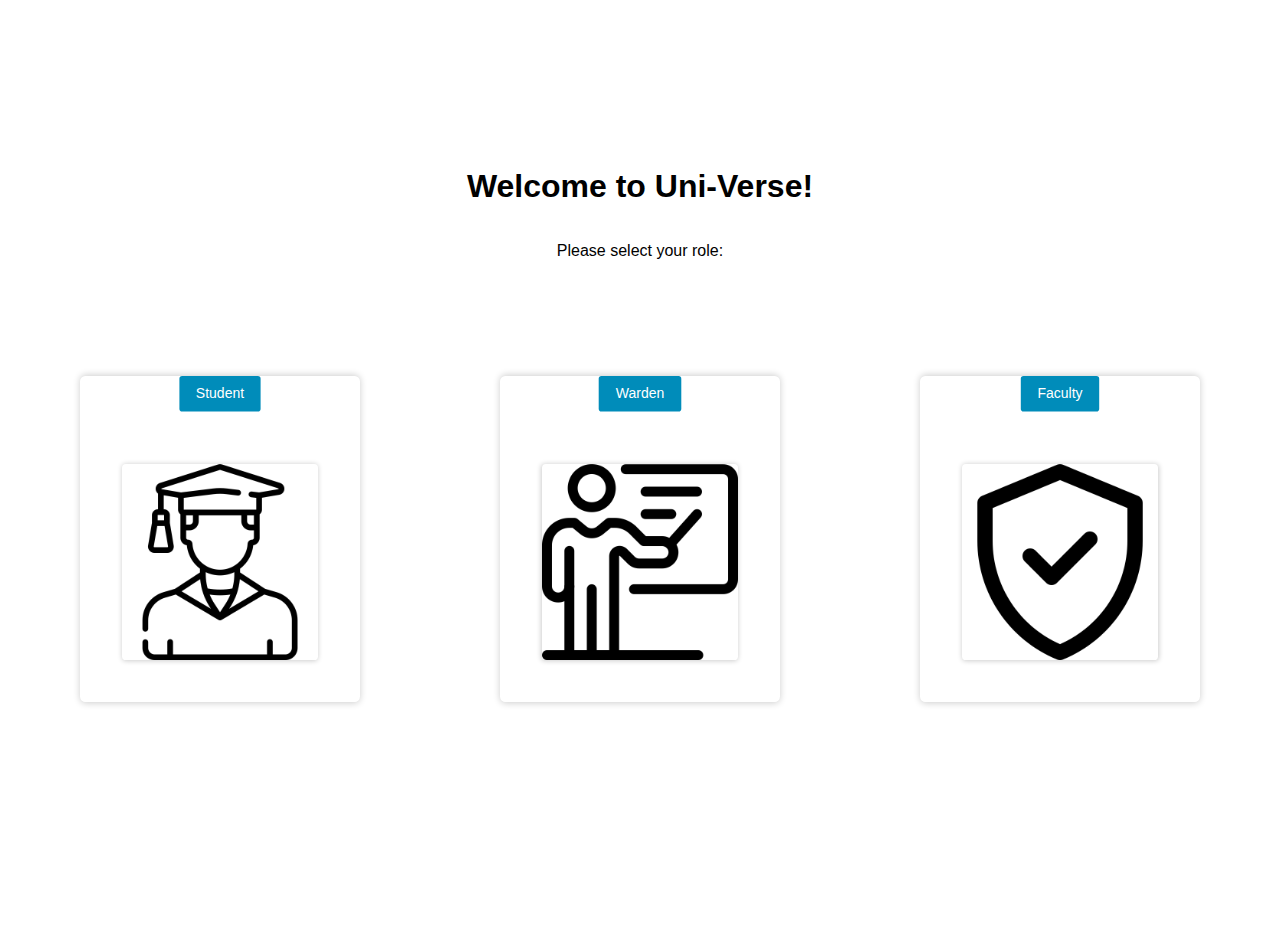
<file: index.html>
<!DOCTYPE html>
<html lang="en">
<head>
    <meta charset="UTF-8">
    <meta name="viewport" content="width=device-width, initial-scale=1.0">
    <!-- Link to the external CSS file -->
    <link rel="stylesheet" href="style.css">
    <title>Uni-Verse</title>
</head>
<body>
    <!-- Add a wrapper div to center all content -->
    <div class="wrapper">
        <h1>Welcome to Uni-Verse!</h1>
        <p>Please select your role:</p>
        
        <!-- Use a grid layout to align buttons and images -->
        <div class="grid">
            <div class="card">
                <a class="btn" href="./Student_Details.html">Student</a>
                <img class="image" src="graduated (1).png" alt="Student">
            </div>
            <div class="card">
                <a class="btn" href="./Warden_Details.html">Warden</a>
                <img class="image" src="teacher.png" alt="Warden">
            </div>
            <div class="card">
                <a class="btn" href="./Faculty_Details.html">Faculty</a>
                <img class="image" src="verified.png" alt="Faculty">
            </div>
        </div>
    </div>

</body>
</html>
</file>
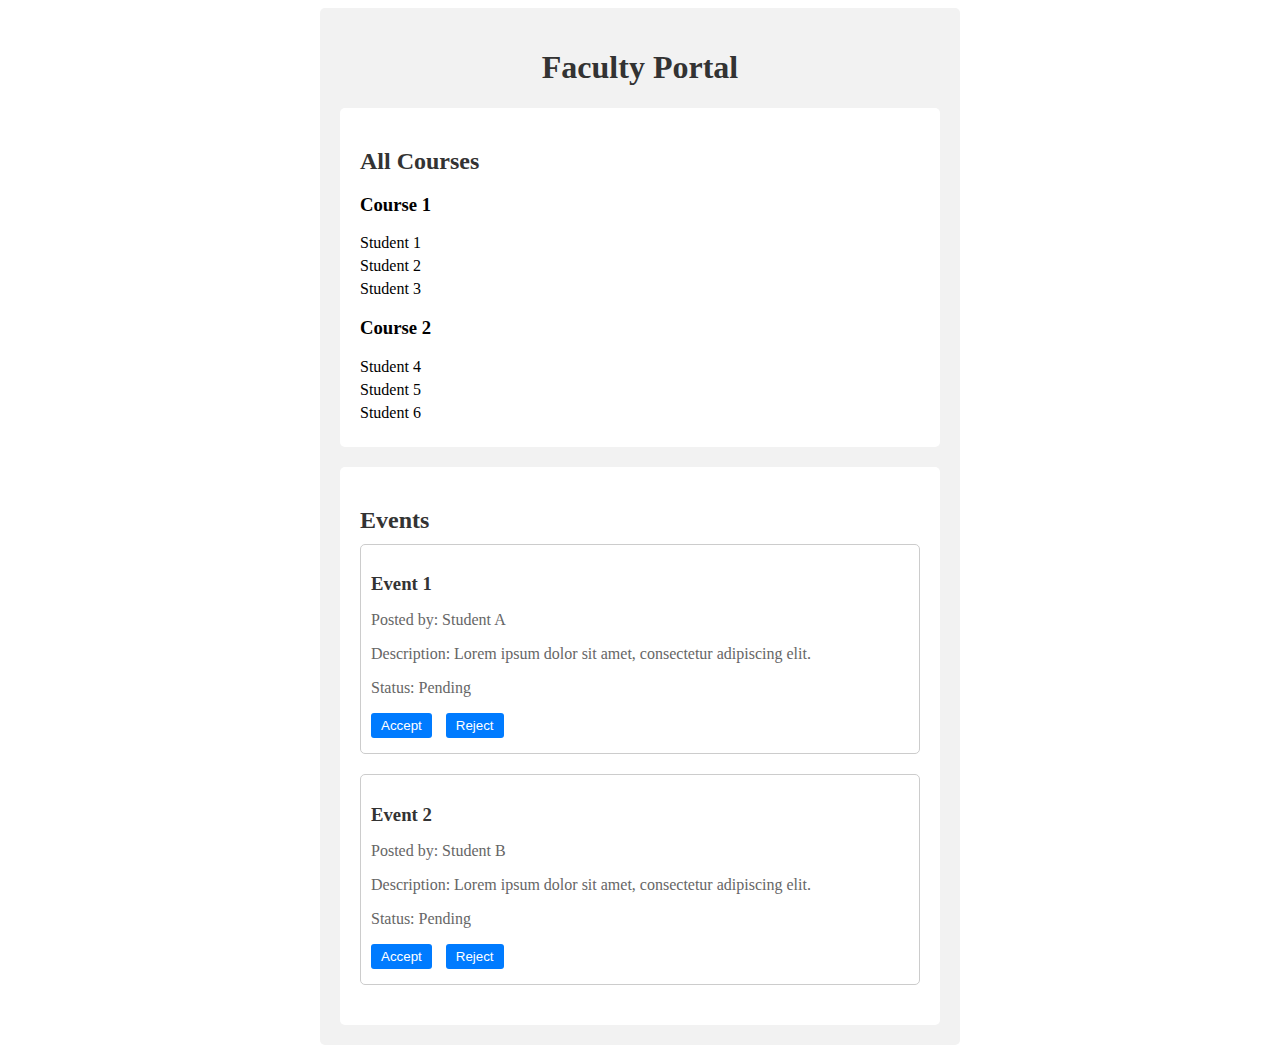
<file: f2.html>
<!DOCTYPE html>
<html>
<head>
  <title>Faculty Portal</title>
  <link rel="stylesheet" type="text/css" href="f2.css">

</head>
<body>
  <div class="container faculty-portal">
    <h1>Faculty Portal</h1>
    <div class="courses">
      <h2>All Courses</h2>
      <ul>
        <li>
          <h3>Course 1</h3>
          <ul>
            <li>Student 1</li>
            <li>Student 2</li>
            <li>Student 3</li>
          </ul>
        </li>
        <li>
          <h3>Course 2</h3>
          <ul>
            <li>Student 4</li>
            <li>Student 5</li>
            <li>Student 6</li>
          </ul>
        </li>
      </ul>
    </div>

    <div class="events">
      <h2>Events</h2>
      <ul>
        <li>
          <h3>Event 1</h3>
          <p>Posted by: Student A</p>
          <p>Description: Lorem ipsum dolor sit amet, consectetur adipiscing elit.</p>
          <p>Status: Pending</p>
          <p>
            <button class="accept-btn">Accept</button>
            <button class="reject-btn">Reject</button>
          </p>
        </li>
        <li>
          <h3>Event 2</h3>
          <p>Posted by: Student B</p>
          <p>Description: Lorem ipsum dolor sit amet, consectetur adipiscing elit.</p>
          <p>Status: Pending</p>
          <p>
            <button class="accept-btn">Accept</button>
            <button class="reject-btn">Reject</button>
          </p>
        </li>
      </ul>
    </div>
  </div>
</body>
</html>
</file>
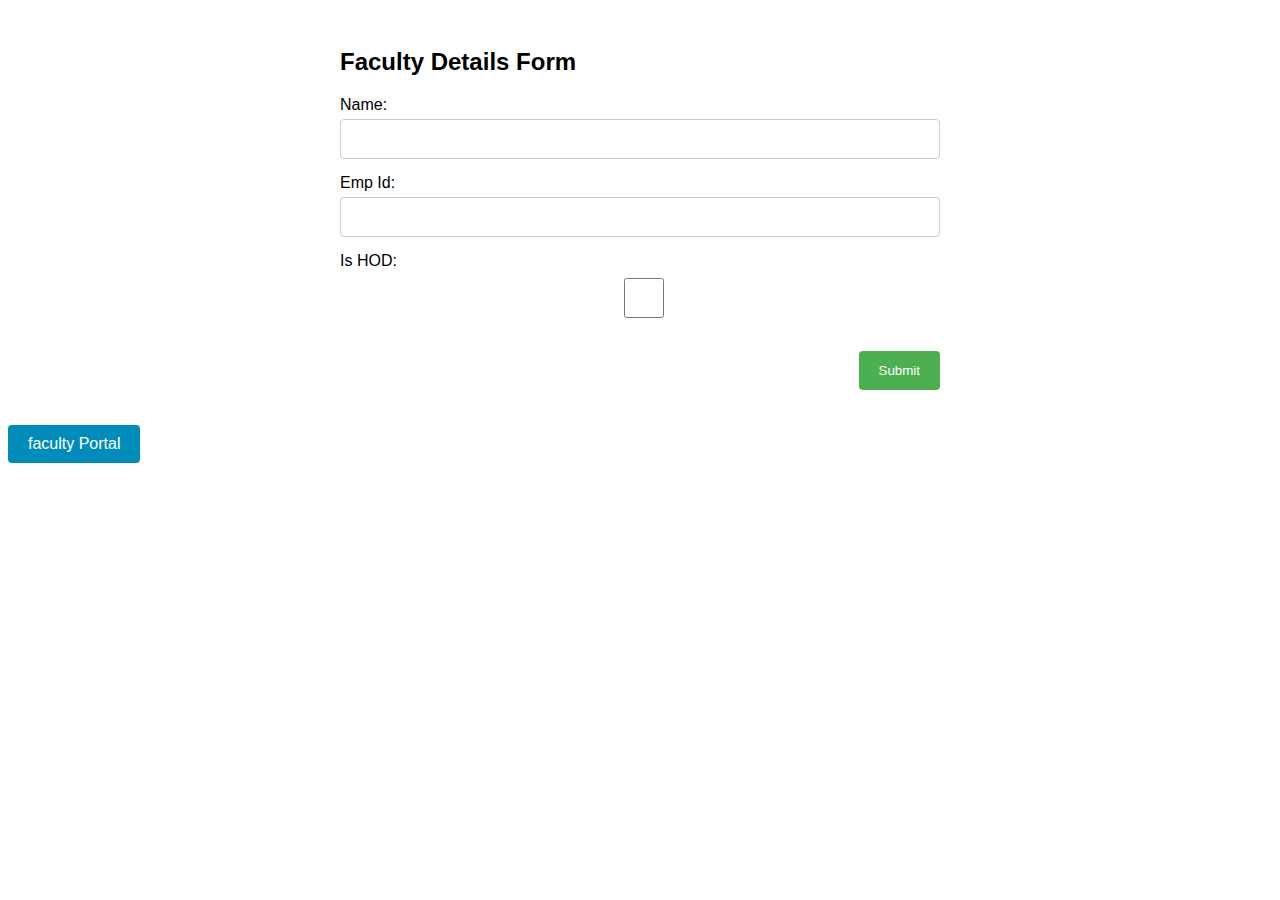
<file: Faculty_Details.html>
<!DOCTYPE html>
<html lang="en">
<head>
    <meta charset="UTF-8">
    <meta name="viewport" content="width=device-width, initial-scale=1.0">
    <link rel="stylesheet" href="fcstyle.css">

    <title>Faculty</title>
</head>
<body>
    <div class= "container">
    <h2>Faculty Details Form</h2>
    
    <form action="#" method="post">
        <label for="name">Name:</label>
        <input type="text" id="name" name="name" required><br>
        
        <label for="emp_id">Emp Id:</label>
        <input type="text" id="emp_id" name="emp_id" required><br>
        
        <label for="is_hod">Is HOD:</label>
        <input type="checkbox" id="is_hod" name="is_hod"><br><br>
        
        <button type="submit">Submit</button>
    </form>
    </div>
    <a class="btn" href="./f2.html" > faculty Portal</a>

</body>
</html>
</file>
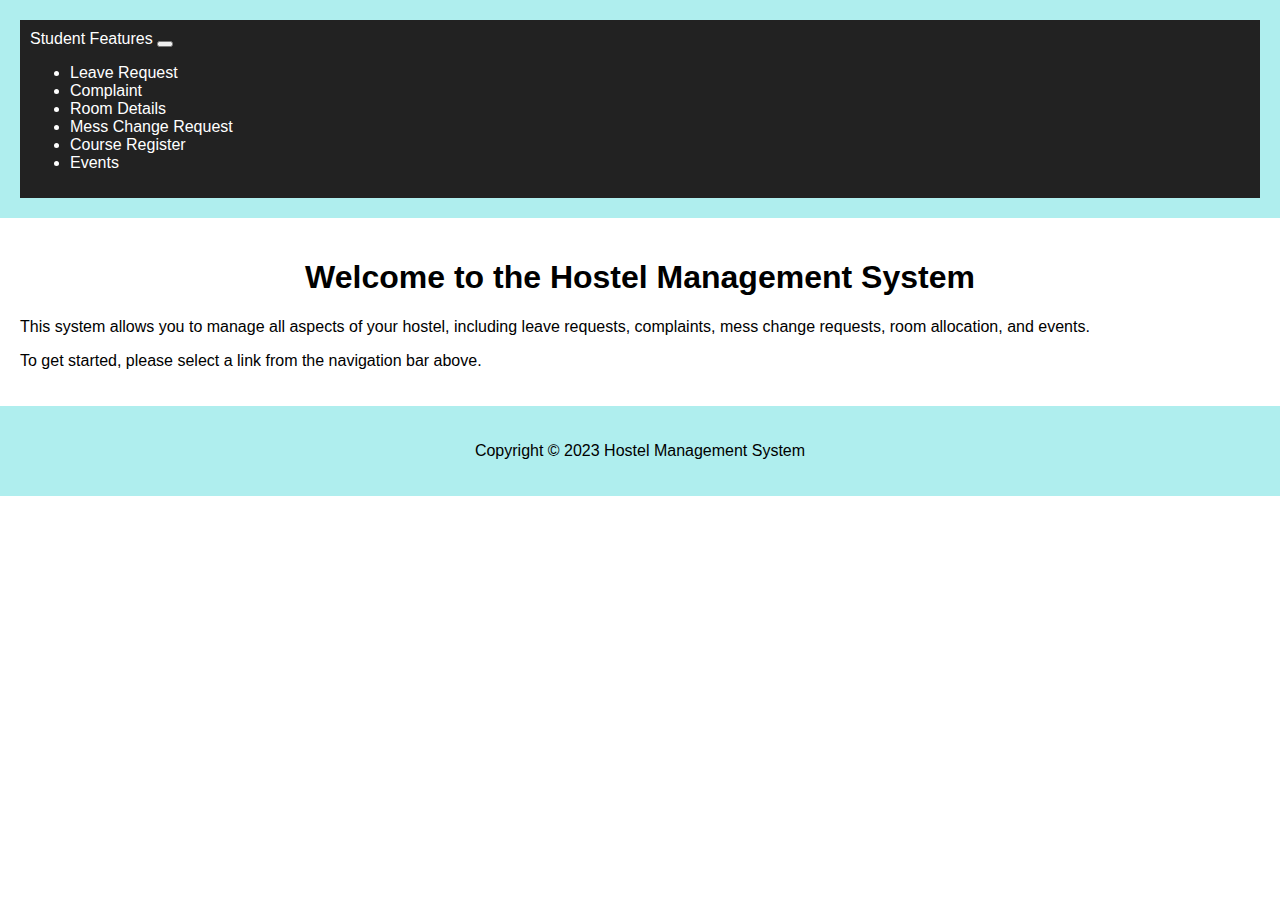
<file: st2.html>
<!DOCTYPE html>
<html lang="en">
<head>
  <meta charset="UTF-8">
  <meta name="viewport" content="width=device-width, initial-scale=1.0">
  <title>Hostel Management System</title>
  <link href="https://cdn.jsdelivr.net/npm/bootstrap@5.1.3/dist/css/bootstrap.min.css" rel="stylesheet" integrity="sha384-1BmE4kWBq78iYhFldvKuhfTAU6auU8tT94WrHftjDbrCEXSU1oBoqyl2QvZ6jIW3" crossorigin="anonymous">
  <link href="st2style.css" rel="stylesheet">
</head>
<body>
  <header>
    <nav class="navbar navbar-expand-lg navbar-dark bg-dark">
      <div class="container-fluid">
        <a class="navbar-brand" href="#">Student Features</a>
        <button class="navbar-toggler" type="button" data-bs-toggle="collapse" data-bs-target="#navbarNav" aria-controls="navbarNav" aria-expanded="false" aria-label="Toggle navigation">
          <span class="navbar-toggler-icon"></span>
        </button>
        <div class="collapse navbar-collapse" id="navbarNav">
          <ul class="navbar-nav">
            <li class="nav-item">
              <a class="nav-link" href="#">Leave Request</a>
            </li>
            <li class="nav-item">
              <a class="nav-link" href="#">Complaint</a>
            </li>
            <li class="nav-item">
              <a class="nav-link" href="#">Room Details</a>
            </li>
            <li class="nav-item">
              <a class="nav-link" href="#">Mess Change Request</a>
            </li>
            <li class="nav-item">
              <a class="nav-link" href="#">Course Register</a>
            </li>
            <li class="nav-item">
              <a class="nav-link" href="#">Events</a>
            </li>
          </ul>
        </div>
      </div>
    </nav>
  </header>
  <main>
    <section class="container">
      <h1>Welcome to the Hostel Management System</h1>
      <p>This system allows you to manage all aspects of your hostel, including leave requests, complaints, mess change requests, room allocation, and events.</p>
      <p>To get started, please select a link from the navigation bar above.</p>
    </section>
  </main>
  <footer>
    <div class="container">
      <p>Copyright &copy; 2023 Hostel Management System</p>
    </div>
  </footer>
</body>
</html>
</file>
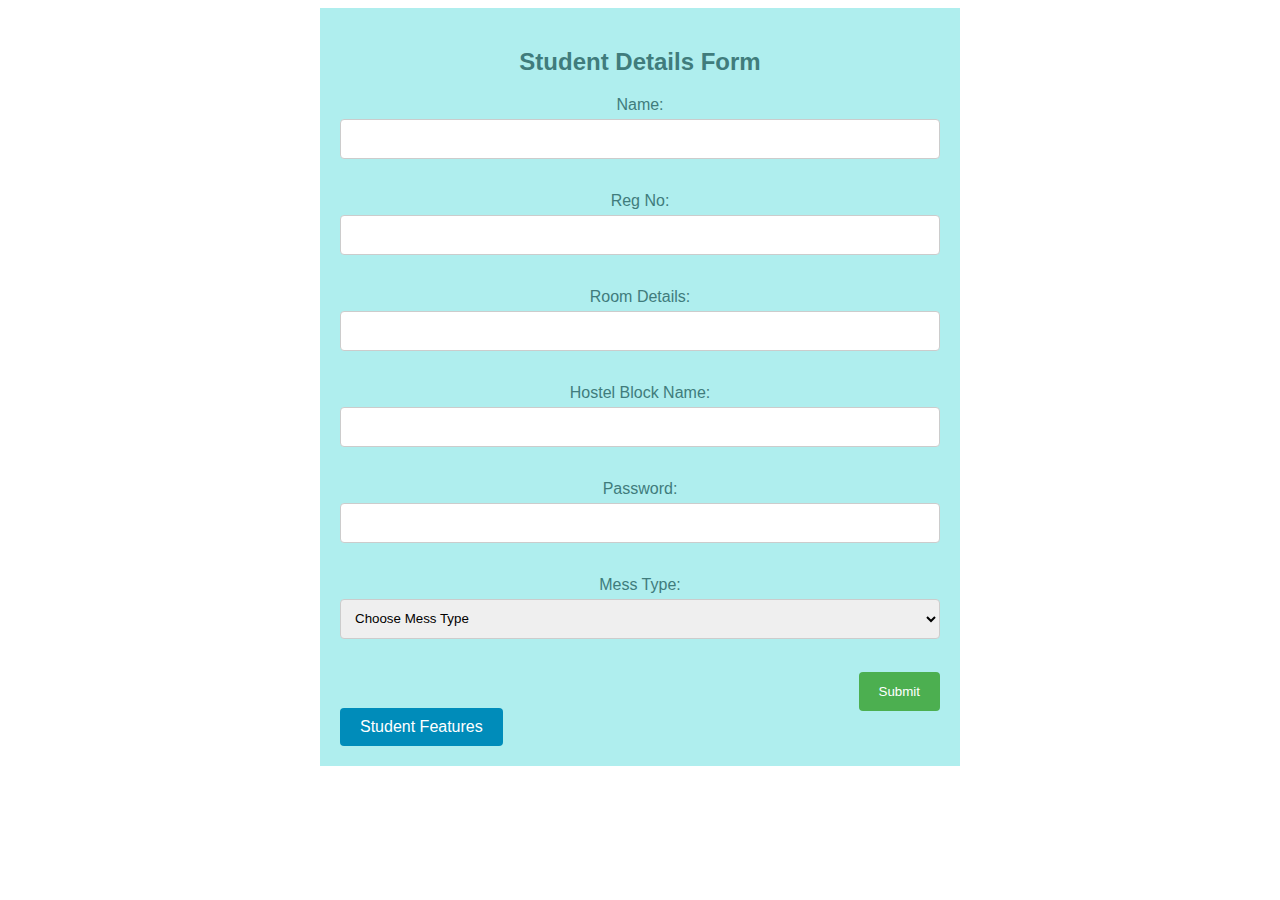
<file: Student_Details.html>
<!DOCTYPE html>
<html lang="en">
<head>
    <meta charset="UTF-8">
    <meta name="viewport" content="width=device-width, initial-scale=1.0">
    <link rel="stylesheet" href="ststyle.css">

    <title>Student Details</title>
</head>
<body>
    <div class= "container">

    <h2>Student Details Form</h2>
    
    <form action="#" method="post">
        <label for="name">Name:</label>
        <input type="text" id="name" name="name" required><br>
        <br>
        <label for="reg_no">Reg No:</label>
        <input type="text" id="reg_no" name="reg_no" required><br>
        <br>
        <label for="room_details">Room Details:</label>
        <input type="text" id="room_details" name="room_details" required><br>
        <br>
        <label for="hostel_block_name">Hostel Block Name:</label>
        <input type="text" id="hostel_block_name" name="hostel_block_name" required><br>
        <br>
        <label for="password">Password:</label>
        <input type="password" id="password" name="password" minlength="8" required><br>
        <br>
        <label for="mess_type">Mess Type:</label>
        <select id="mess_type" name="mess_type" required>
            <option value="">Choose Mess Type</option>
            <option value="veg">Veg</option>
            <option value="non_veg">Non-Veg</option>
            <option value="both">Special</option>
        </select><br><br>
        
        <button type="submit">Submit</button>
    <br>
    <br>
        <a class="btn" href="./st2.html" > Student Features</a>

    </form>
</div>
</body>
</html>
</file>
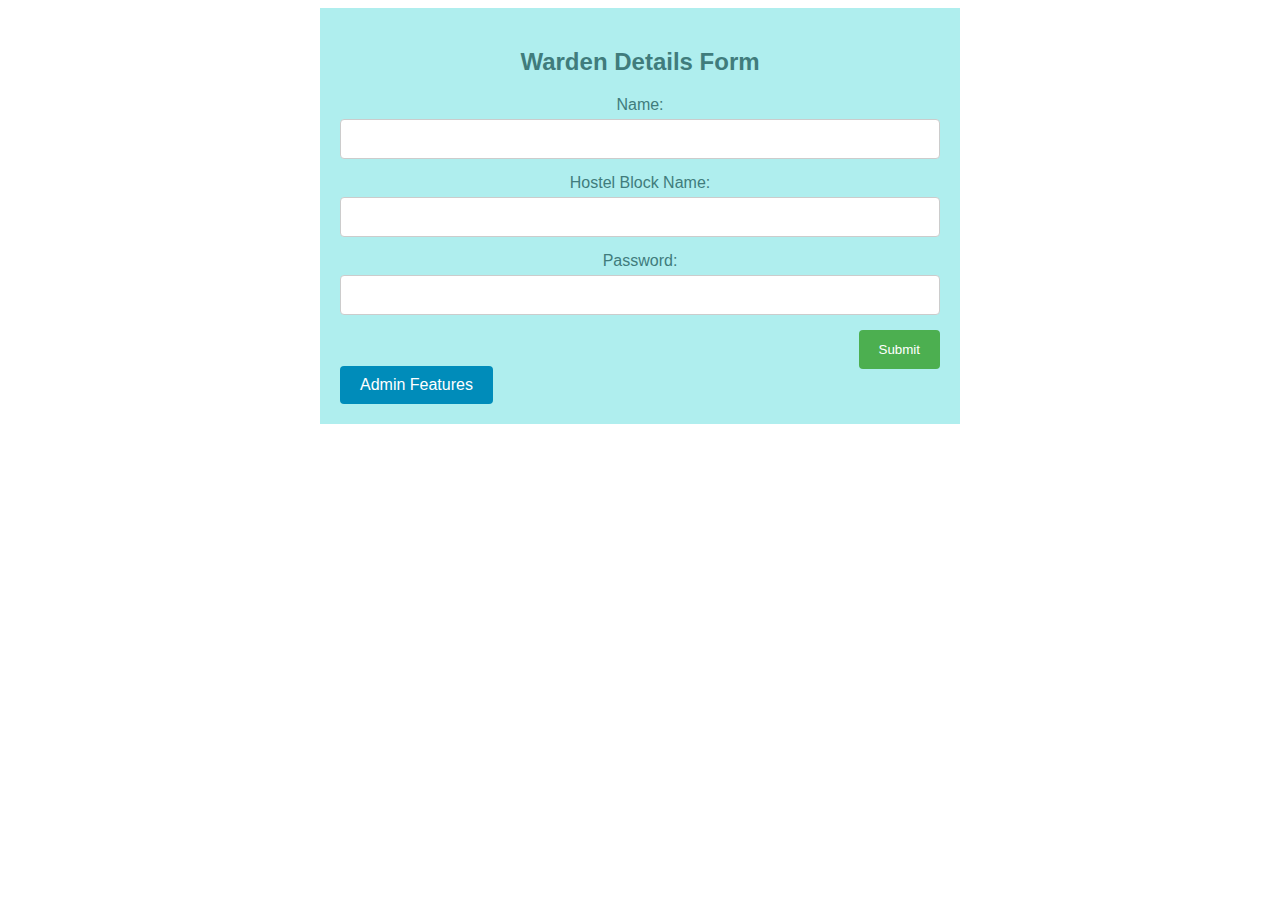
<file: Warden_Details.html>
<!DOCTYPE html>
<html lang="en">
<head>
    <meta charset="UTF-8">
    <meta name="viewport" content="width=device-width, initial-scale=1.0">
    <link rel="stylesheet" href="wrstyle.css">

    <title>Warden</title>
</head>
<body>
    <div class= "container">

      <h2>Warden Details Form</h2>
    
    <form action="#" method="post">
        <label for="name">Name:</label>
        <input type="text" id="name" name="name" required><br>
        
        <label for="hostel_block_name">Hostel Block Name:</label>
        <input type="text" id="hostel_block_name" name="hostel_block_name" required><br>
        
        <label for="password">Password:</label>
        <input type="password" id="password" name="password" minlength="8" required><br>
        
        <button type="submit">Submit</button>

        <br>
        <br>

        <a class="btn" href="./wd2.html" > Admin Features</a>

    </form>
    </div>
</body>
</html>
</file>
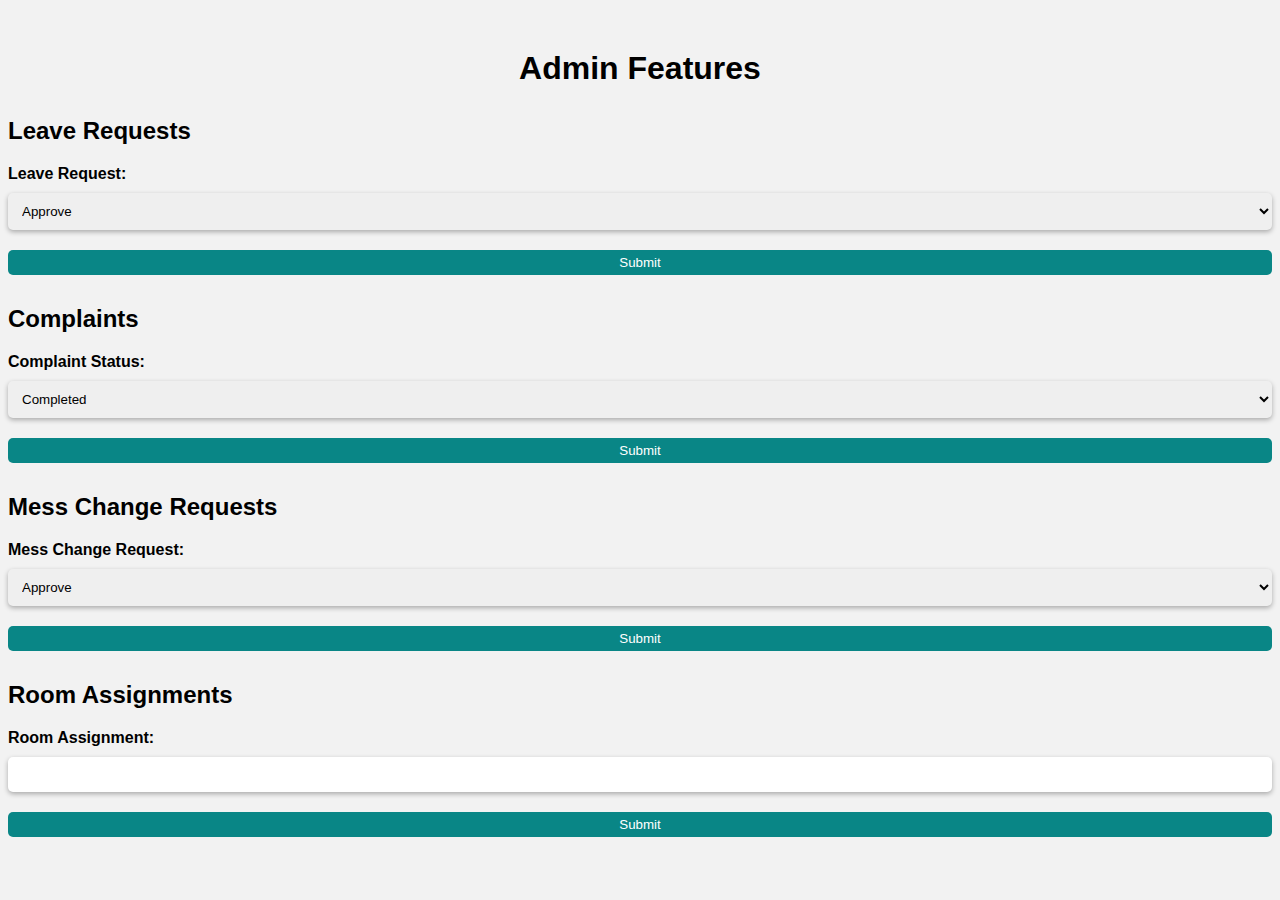
<file: wd2.html>
<!DOCTYPE html>
<html lang="en">
<head>
    <meta charset="UTF-8">
    <link rel="stylesheet" href="wd2style.css">

    <title>Admin Features</title>
</head>
<body>
    <h1>Admin Features</h1>
    
    <h2>Leave Requests</h2>
    <form action="#" method="post">
        <label for="leave-request">Leave Request:</label>
        <select id="leave-request" name="leave-request">
            <option value="approve">Approve</option>
            <option value="reject">Reject</option>
        </select>
        <button type="submit">Submit</button>
    </form>
    
    <h2>Complaints</h2>
    <form action="#" method="post">
        <label for="complaint-status">Complaint Status:</label>
        <select id="complaint-status" name="complaint-status">
            <option value="completed">Completed</option>
            <option value="pending">Pending</option>
        </select>
        <button type="submit">Submit</button>
    </form>
    
    <h2>Mess Change Requests</h2>
    <form action="#" method="post">
        <label for="mess-change-request">Mess Change Request:</label>
        <select id="mess-change-request" name="mess-change-request">
            <option value="approve">Approve</option>
            <option value="reject">Reject</option>
        </select>
        <button type="submit">Submit</button>
    </form>
    
    <h2>Room Assignments</h2>
    <form action="#" method="post">
        <label for="room-assignment">Room Assignment:</label>
        <input type="text" id="room-assignment" name="room-assignment">
        <button type="submit">Submit</button>
    </form>
</body>
</html>
</file>
<file: style.css>
/* Set default font family and size */
body {
  font-family: Arial, sans-serif;
  font-size: 16px;
  margin: 0;
}

/* Center the wrapper div and add some padding */
.wrapper {
  display: flex;
  flex-direction: column;
  align-items: center;
  justify-content: center;
  height: 100vh;
  padding: 20px;
}

/* Style the header */
h1 {
  margin-top: 0;
}

/* Use a grid layout to align buttons and images */
.grid {
  display: grid;
  grid-template-columns: repeat(3, 1fr);
  gap: 20px;
  margin-top: 30px;
}

/* Style each card containing a button and an image */
.card {
  display: flex;
  flex-direction: column;
  align-items: center;
  justify-content: center;
  background-color: white;
  border-radius: 8px;
  box-shadow: 0px 0px 10px rgba(0, 0, 0, 0.2);
  transition: all 0.3s ease-in-out;
}

/* Style the buttons */
.btn {
  background-color: #008CBA;
  color: white;
  padding: 14px 24px;
  text-decoration: none;
  border-radius: 4px;
  display: inline-block;
  margin-bottom: 15px;
  font-size: 20px;
  transition: all 0.3s ease-in-out;
}

/* Style the images */
.image {
  width: 100%;
  height: auto;
  border-radius: 8px;
  box-shadow: 0px 0px 10px rgba(0, 0, 0, 0.2);
  transition: all 0.3s ease-in-out;
}

/* Add hover effects to cards and buttons */
.card:hover {
  transform: scale(1.05);
}

.btn:hover {
  background-color: #004d66;
}

/* Add fade in animation to cards and images */
@keyframes fadeIn {
  from {
    opacity: 0;
  }
  to {
    opacity: 1;
  }
}

.card,
.image {
  scale: 70%;
  animation: fadeIn 1s ease-in-out;
}
</file>
<file: f2.css>
.container {
  max-width: 600px;
  margin: 0 auto;
  padding: 20px;
  background-color: #f2f2f2;
  border-radius: 5px;
}

h1 {
  color: #333333;
  text-align: center;
}

.courses {
  background-color: #ffffff;
  border-radius: 5px;
  padding: 20px;
  margin-bottom: 20px;
}

.courses h2 {
  color: #333333;
  margin-bottom: 10px;
}

.courses ul {
  list-style-type: none;
  padding: 0;
  margin: 0;
}

.courses ul li {
  margin-bottom: 5px;
}

.events {
  background-color: #ffffff;
  border-radius: 5px;
  padding: 20px;
}

.events h2 {
  color: #333333;
  margin-bottom: 10px;
}

.events ul {
  list-style-type: none;
  padding: 0;
  margin: 0;
}

.events ul li {
  margin-bottom: 20px;
  border: 1px solid #cccccc;
  padding: 10px;
  border-radius: 5px;
}

.events ul li h3 {
  margin-bottom: 5px;
  color: #333333;
}

.events ul li p {
  color: #666666;
  margin-bottom: 5px;
}

.accept-btn, .reject-btn {
  padding: 5px 10px;
  background-color: #007bff;
  color: #ffffff;
  border: none;
  border-radius: 3px;
  cursor: pointer;
  margin-right: 10px;
}

.accept-btn:hover, .reject-btn:hover {
  background-color: #0056b3;
}
</file>
<file: fcstyle.css>
.containr{
    text-align: center;
    padding-top: 10px ;
    padding-left: 30px;
    padding-bottom: 20px;
    color: rgb(64, 124, 124);
    background-color: paleturquoise;
}
/* Set default font family and size */
body {
    font-family: Arial, sans-serif;
    font-size: 16px;
  }
  
  /* Center the form container */
  .container {
    margin: 0 auto;
    max-width: 600px;
    padding: 20px;
  }
  
  /* Style the form labels */
  label {
    display: block;
    margin-bottom: 5px;
  }
  
  /* Style the form input fields */
  input[type="text"],
  input[type="checkbox"] {
    width: 100%;
    height: 40px;
    padding: 10px;
    border-radius: 4px;
    border: 1px solid #ccc;
    box-sizing: border-box;
    margin-bottom: 15px;
  }
  
  /* Style the submit button */
  button[type="submit"] {
    background-color: #4CAF50;
    color: white;
    padding: 12px 20px;
    border: none;
    border-radius: 4px;
    cursor: pointer;
    float: right;
  }
  
  /* Style the link to faculty portal */
  .btn {
    background-color: #008CBA;
    color: white;
    padding: 10px 20px;
    text-decoration: none;
    border-radius: 4px;
    display: inline-block;
    float: left;
    margin-top: 15px;
  }
  
  /* Clear floats after form elements */
  form::after {
    content: "";
    clear: both;
    display: table;
  }
</file>
<file: st2style.css>
body {
    font-family: sans-serif;
    margin: 0;
    padding: 0;
  }
  
  header {
    background-color: paleturquoise;
    color: #fff;
    padding: 20px;
  }
  
  nav {
    background-color: #222;
    padding: 10px;
  }
  
  nav a {
    color: #fff;
    text-decoration: none;
  }
  
  nav a:hover {
    color: #aaa;
  }
  
  main {
    padding: 20px;
  }
  
  h1 {
    text-align: center;
  }
  
  footer {
    background-color: paleturquoise;
    padding: 20px;
    text-align: center;
  }
</file>
<file: ststyle.css>
.container{
    text-align: center;
    padding-top: 10px ;
    padding-left: 30px;
    padding-bottom: 20px;
    color: rgb(64, 124, 124);
    background-color: paleturquoise;
}
/* Set default font family and size */
body {
    font-family: Arial, sans-serif;
    font-size: 16px;
  }
  
  /* Center the form container */
  .container {
    margin: 0 auto;
    max-width: 600px;
    padding: 20px;
  }
  
  /* Style the form labels */
  label {
    display: block;
    margin-bottom: 5px;
  }
  
  /* Style the form input fields */
  input[type="text"],
  input[type="password"],
  select {
    width: 100%;
    height: 40px;
    padding: 10px;
    border-radius: 4px;
    border: 1px solid #ccc;
    box-sizing: border-box;
    margin-bottom: 15px;
  }
  
  /* Style the submit button */
  button[type="submit"] {
    background-color: #4CAF50;
    color: white;
    padding: 12px 20px;
    border: none;
    border-radius: 4px;
    cursor: pointer;
    float: right;
  }
  
  /* Style the link to student features */
  .btn {
    background-color: #008CBA;
    color: white;
    padding: 10px 20px;
    text-decoration: none;
    border-radius: 4px;
    display: inline-block;
    float: left;
  }
  
  /* Clear floats after form elements */
  form::after {
    content: "";
    clear: both;
    display: table;
  }
</file>
<file: wrstyle.css>
.container{
    text-align: center;
    padding-top: 10px ;
    padding-left: 30px;
    padding-bottom: 20px;
    color: rgb(64, 124, 124);
    background-color: paleturquoise;
}
/* Set default font family and size */
body {
    font-family: Arial, sans-serif;
    font-size: 16px;
  }
  
  /* Center the form container */
  .container {
    margin: 0 auto;
    max-width: 600px;
    padding: 20px;
  }
  
  /* Style the form labels */
  label {
    display: block;
    margin-bottom: 5px;
  }
  
  /* Style the form input fields */
  input[type="text"],
  input[type="password"] {
    width: 100%;
    height: 40px;
    padding: 10px;
    border-radius: 4px;
    border: 1px solid #ccc;
    box-sizing: border-box;
    margin-bottom: 15px;
  }
  
  /* Style the submit button */
  button[type="submit"] {
    background-color: #4CAF50;
    color: white;
    padding: 12px 20px;
    border: none;
    border-radius: 4px;
    cursor: pointer;
    float: right;
  }
  
  /* Style the link to admin features */
  .btn {
    background-color: #008CBA;
    color: white;
    padding: 10px 20px;
    text-decoration: none;
    border-radius: 4px;
    display: inline-block;
    float: left;
  }
  
  /* Clear floats after form elements */
  form::after {
    content: "";
    clear: both;
    display: table;
  }
</file>
<file: wd2style.css>
/* Global styles */
body {
    font-family: Arial, sans-serif;
    background-color: #f2f2f2;
}

.container {
    max-width: 800px;
    margin: 0 auto;
    padding: 20px;
}

h1 {
    text-align: center;
    margin-top: 50px;
}

h2 {
    margin-top: 30px;
}

form {
    display: flex;
    flex-direction: column;
    margin-bottom: 0px;
}

label {
    margin-bottom: 10px;
    font-weight: bold;
}

select, input[type="text"] {
    padding: 10px;
    border-radius: 5px;
    border: none;
    box-shadow: 0px 2px 5px rgba(0, 0, 0, 0.3);
    margin-bottom: 20px;
}

button[type="submit"] {
    padding: 5px 0.1px;
    background-color: rgb(9, 134, 134);
    color: white;
    border: 10px;
    border-radius: 5px;
    cursor: pointer;
    transition: background-color 0.3s ease-in-out;
}

button[type="submit"]:hover {
    background-color: #0056b3;
}

/* Responsive styles */
@media screen and (max-width: 600px) {
    .container {
        max-width: 50%;
        padding: 5px;
    }
}
</file>
